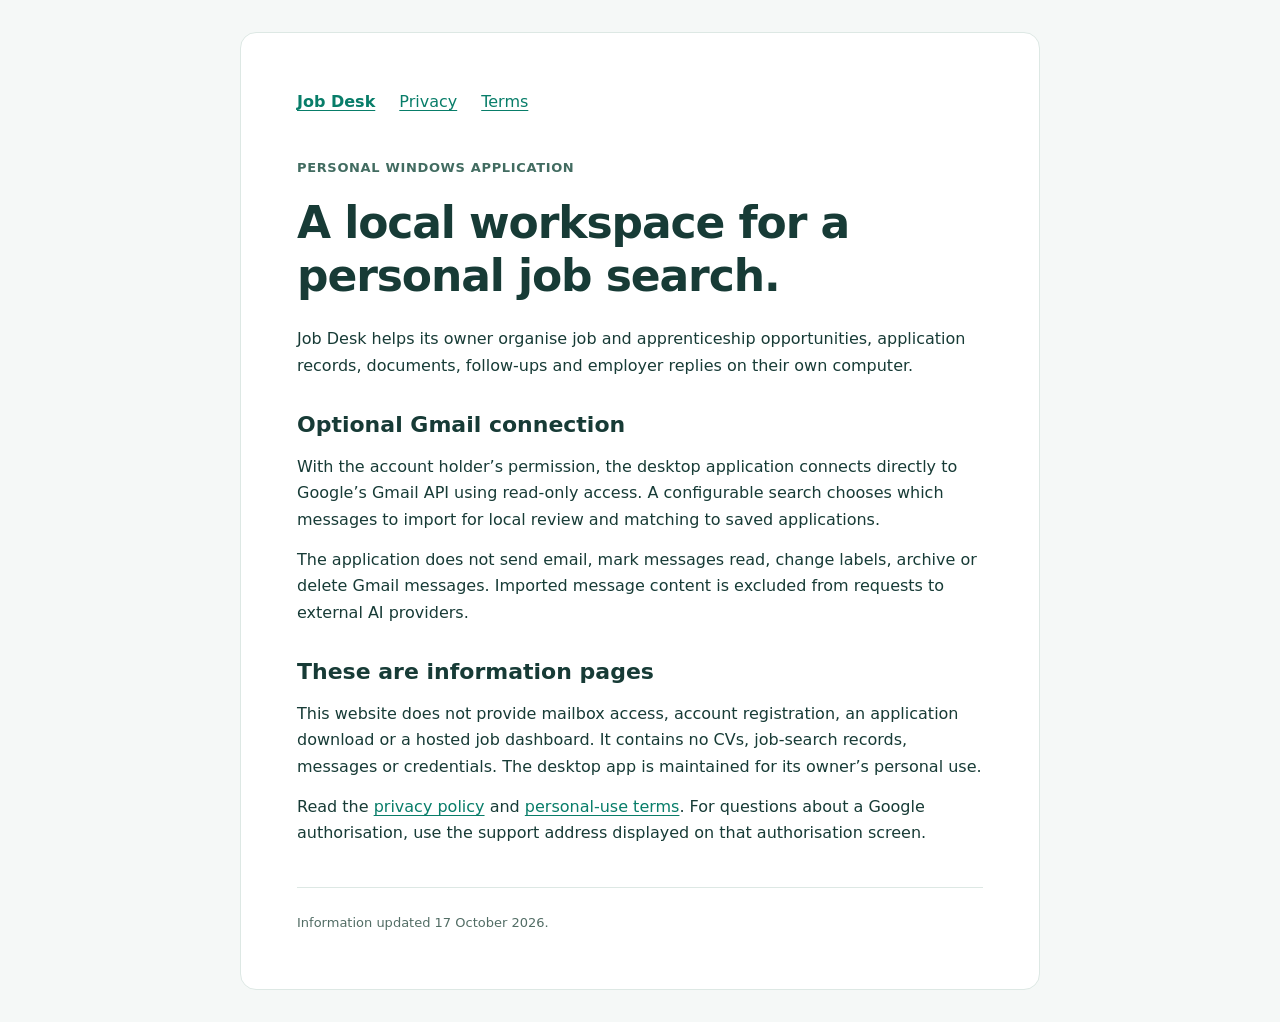
<file: index.html>
<!doctype html>
<html lang="en">
<head><meta charset="utf-8"><meta name="viewport" content="width=device-width,initial-scale=1"><title>Job Desk — personal desktop application</title><link rel="stylesheet" href="styles.css"><meta name="google-site-verification" content="Vlu2YQqO9-4N9DoveHAKVF0kiAwAvEXiRnKA3UgRzgI" /></head>
<body><main>
<nav aria-label="Information pages"><a href="index.html" aria-current="page">Job Desk</a><a href="privacy.html">Privacy</a><a href="terms.html">Terms</a></nav>
<p class="eyebrow">Personal Windows application</p>
<h1>A local workspace for a personal job search.</h1>
<p>Job Desk helps its owner organise job and apprenticeship opportunities, application records, documents, follow-ups and employer replies on their own computer.</p>
<h2>Optional Gmail connection</h2>
<p>With the account holder’s permission, the desktop application connects directly to Google’s Gmail API using read-only access. A configurable search chooses which messages to import for local review and matching to saved applications.</p>
<p>The application does not send email, mark messages read, change labels, archive or delete Gmail messages. Imported message content is excluded from requests to external AI providers.</p>
<h2>These are information pages</h2>
<p>This website does not provide mailbox access, account registration, an application download or a hosted job dashboard. It contains no CVs, job-search records, messages or credentials. The desktop app is maintained for its owner’s personal use.</p>
<p>Read the <a href="privacy.html">privacy policy</a> and <a href="terms.html">personal-use terms</a>. For questions about a Google authorisation, use the support address displayed on that authorisation screen.</p>
<footer>Information updated 17 October 2026.</footer>
</main></body></html>
</file>
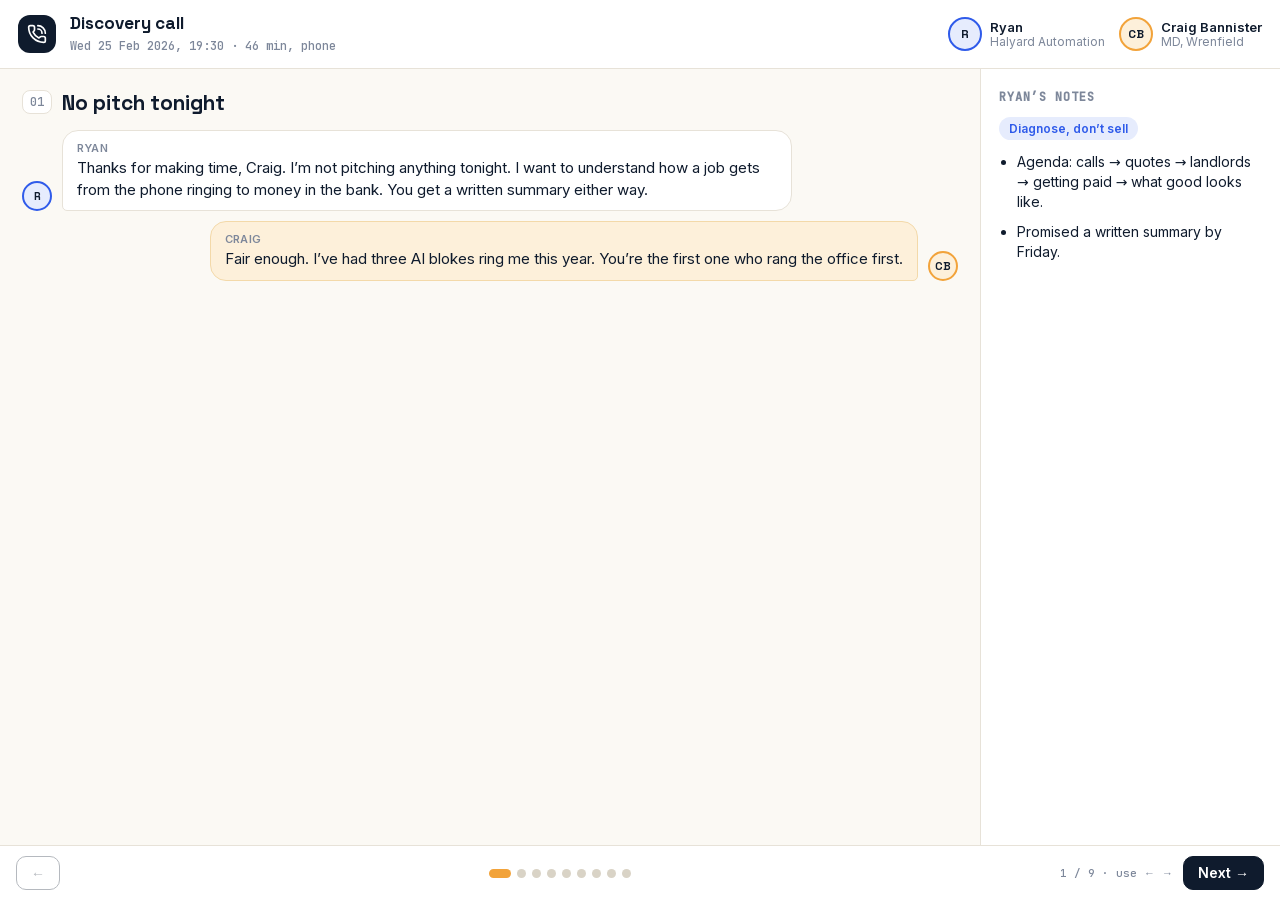
<file: e1-discovery.html>
<!doctype html><html lang="en-GB"><head><meta charset="utf-8"><meta name="viewport" content="width=device-width,initial-scale=1"><title>Discovery call</title><style>@font-face{font-family:SG;src:url([data-uri]) format('woff2')}@font-face{font-family:SG5;src:url([data-uri]) format('woff2')}@font-face{font-family:IN4;src:url([data-uri]) format('woff2')}@font-face{font-family:IN6;src:url([data-uri]) format('woff2')}@font-face{font-family:JB;src:url([data-uri]) format('woff2')}
:root{--ink:#0F1B2D;--ink2:#3D4A60;--muted:#7D879A;--line:#E7E2D8;--paper:#FBF9F4;--amber:#F2A33A;--blue:#2F5BEA;--violet:#6D4AFF;--green:#1E9A69}
*{box-sizing:border-box}html,body{margin:0;height:100%}body{background:var(--paper);color:var(--ink);font:400 15px/1.45 IN4,system-ui,sans-serif;display:flex;flex-direction:column;overflow:hidden}
header{display:flex;align-items:center;gap:14px;padding:12px 18px;border-bottom:1px solid var(--line);background:#fff;flex-wrap:wrap}
.ch{width:38px;height:38px;border-radius:12px;background:#0F1B2D;color:#fff;display:grid;place-items:center;padding:9px;flex:none}.ch svg{width:20px;height:20px}
.ttl b{font:700 17px SG;display:block}.ttl span{font:500 12px JB;color:var(--muted)}
.ppl{display:flex;gap:14px;margin-left:auto;flex-wrap:wrap}.who{display:flex;align-items:center;gap:8px}.who b{font:600 13px IN6;display:block}.who i{font-style:normal;font-size:12px;color:var(--muted);display:block;line-height:1.2}
.av{width:30px;height:30px;border-radius:50%;border:2px solid;display:inline-grid;place-items:center;font:700 11px SG;flex:none}.av.big{width:34px;height:34px;font-size:12px}.av .ic{width:16px;height:16px;display:block}
.stage{flex:1;min-height:0;position:relative}
.sc{position:absolute;inset:0;display:none;grid-template-columns:1fr 300px}.sc.on{display:grid}
.main{padding:18px 22px;overflow:auto}h2{font:700 21px SG;margin:2px 0 14px;display:flex;align-items:center;gap:10px}.n{font:500 12px JB;color:var(--muted);border:1px solid var(--line);border-radius:8px;padding:3px 7px;background:#fff}
.ln{display:flex;gap:10px;align-items:flex-end;margin:10px 0;opacity:0;animation:up .45s ease forwards}.ln.r{flex-direction:row-reverse}
.bb{max-width:78%;padding:10px 14px;border-radius:16px;background:#fff;border:1px solid var(--line);font-size:15px}.ln.l .bb{border-bottom-left-radius:5px}.ln.r .bb{border-bottom-right-radius:5px}
.bb.wren{background:#FDF0DA;border-color:#F3D9A9}.bb.hal{background:#fff}.bb.ai{background:#ECE7FF;border-color:#D6CCFF}.bb.cust{background:#fff}
.nm{display:block;font:600 11px IN6;color:var(--muted);margin-bottom:2px;letter-spacing:.02em;text-transform:uppercase}
.sys{margin:10px auto;max-width:90%;font:500 12.5px JB;color:#3D4A60;background:#fff;border:1px dashed #CFC8BA;border-radius:10px;padding:7px 10px;opacity:0;animation:up .45s ease forwards}
aside{border-left:1px solid var(--line);background:#fff;padding:18px;overflow:auto}h3{font:600 12px JB;letter-spacing:.08em;text-transform:uppercase;color:var(--muted);margin:2px 0 12px}
aside ul{margin:0;padding-left:18px}aside li{margin:0 0 9px;font-size:14px}.tags{display:flex;flex-wrap:wrap;gap:6px;margin-bottom:12px}.tg{font:600 12px IN6;background:#E6ECFD;color:var(--blue);border-radius:99px;padding:4px 10px}
footer{display:flex;align-items:center;gap:10px;padding:10px 16px;border-top:1px solid var(--line);background:#fff}
button{font:600 14px IN6;border:1px solid #0F1B2D;background:#fff;color:var(--ink);border-radius:10px;padding:7px 14px;cursor:pointer}button.pri{background:#0F1B2D;color:#fff}button:disabled{opacity:.3;cursor:default}
.dots{display:flex;gap:6px;flex:1;justify-content:center;flex-wrap:wrap}.dot{width:9px;height:9px;border-radius:50%;background:#D9D3C6;cursor:pointer;border:0;padding:0}.dot.on{background:var(--amber);width:22px;border-radius:5px}
.hint{font:500 11px JB;color:var(--muted)}
@keyframes up{from{opacity:0;transform:translateY(8px)}to{opacity:1;transform:none}}
@media (max-width:720px){.who i{display:none}header{gap:8px;padding:10px 12px}.sc{grid-template-columns:1fr;grid-template-rows:auto auto;overflow:auto;position:absolute}.sc .main{overflow:visible}aside{border-left:0;border-top:1px solid var(--line)}.bb{max-width:88%}.ppl{margin-left:0}.hint{display:none}}
@media (prefers-reduced-motion:reduce){.ln,.sys{animation:none;opacity:1}}
</style></head><body>
<header><span class="ch">
<svg
  
  xmlns="http://www.w3.org/2000/svg"
  width="24"
  height="24"
  viewBox="0 0 24 24"
  fill="none"
  stroke="currentColor"
  stroke-width="2"
  stroke-linecap="round"
  stroke-linejoin="round"
>
  <path d="M13 2a9 9 0 0 1 9 9" />
  <path d="M13 6a5 5 0 0 1 5 5" />
  <path d="M13.832 16.568a1 1 0 0 0 1.213-.303l.355-.465A2 2 0 0 1 17 15h3a2 2 0 0 1 2 2v3a2 2 0 0 1-2 2A18 18 0 0 1 2 4a2 2 0 0 1 2-2h3a2 2 0 0 1 2 2v3a2 2 0 0 1-.8 1.6l-.468.351a1 1 0 0 0-.292 1.233 14 14 0 0 0 6.392 6.384" />
</svg>
</span><span class="ttl"><b>Discovery call</b><span>Wed 25 Feb 2026, 19:30 · 46 min, phone</span></span><span class="ppl"><span class="who"><span class="av big" style="border-color:#2F5BEA;background:#E6ECFD">R</span><span><b>Ryan</b><i>Halyard Automation</i></span></span><span class="who"><span class="av big" style="border-color:#F2A33A;background:#FDF0DA">CB</span><span><b>Craig Bannister</b><i>MD, Wrenfield</i></span></span></span></header>
<div class="stage"><section class="sc" data-i="0"><div class="main"><h2><span class="n">01</span>No pitch tonight</h2><div class="ln l" style="animation-delay:0s"><span class="av" style="border-color:#2F5BEA;background:#E6ECFD">R</span><div class="bb hal"><span class="nm">Ryan</span>Thanks for making time, Craig. I’m not pitching anything tonight. I want to understand how a job gets from the phone ringing to money in the bank. You get a written summary either way.</div></div><div class="ln r" style="animation-delay:0.18s"><span class="av" style="border-color:#F2A33A;background:#FDF0DA">CB</span><div class="bb wren"><span class="nm">Craig</span>Fair enough. I’ve had three AI blokes ring me this year. You’re the first one who rang the office first.</div></div></div><aside><h3>Ryan’s notes</h3><div class="tags"><span class="tg">Diagnose, don’t sell</span></div><ul><li>Agenda: calls → quotes → landlords → getting paid → what good looks like.</li><li>Promised a written summary by Friday.</li></ul></aside></section><section class="sc" data-i="1"><div class="main"><h2><span class="n">02</span>How work comes in</h2><div class="ln l" style="animation-delay:0s"><span class="av" style="border-color:#2F5BEA;background:#E6ECFD">R</span><div class="bb hal"><span class="nm">Ryan</span>Where does a new job usually start?</div></div><div class="ln r" style="animation-delay:0.18s"><span class="av" style="border-color:#F2A33A;background:#FDF0DA">CB</span><div class="bb wren"><span class="nm">Craig</span>Phone, mostly. The office line, my mobile, Checkatrade, and the letting agents email Lisa. She’s in nine till two. After that the office line rings out unless I grab it, and I can’t grab it with my hands in a consumer unit.</div></div><div class="ln l" style="animation-delay:0.36s"><span class="av" style="border-color:#2F5BEA;background:#E6ECFD">R</span><div class="bb hal"><span class="nm">Ryan</span>Roughly how many calls a week?</div></div><div class="ln r" style="animation-delay:0.54s"><span class="av" style="border-color:#F2A33A;background:#FDF0DA">CB</span><div class="bb wren"><span class="nm">Craig</span>No idea. Hundred? BT will have it.</div></div></div><aside><h3>Ryan’s notes</h3><div class="tags"><span class="tg">Frequency: ≈100 calls/wk</span><span class="tg">Gap: after 14:00</span></div><ul><li>Channels: office line, Craig’s mobile, Checkatrade, agent emails.</li><li>Nobody covers the phone after 14:00 or in the evening.</li><li>Data to pull: BT Business call logs.</li></ul></aside></section><section class="sc" data-i="2"><div class="main"><h2><span class="n">03</span>The Sunday quotes</h2><div class="ln l" style="animation-delay:0s"><span class="av" style="border-color:#2F5BEA;background:#E6ECFD">R</span><div class="bb hal"><span class="nm">Ryan</span>Walk me through a quote. Say a consumer unit change in Beeston.</div></div><div class="ln r" style="animation-delay:0.18s"><span class="av" style="border-color:#F2A33A;background:#FDF0DA">CB</span><div class="bb wren"><span class="nm">Craig</span>I go and look, usually on the way home. Then it sits in my head till Sunday. Sunday night I do them all in ServiceM8 on the laptop, prices off the CEF app. Five hours some weeks.</div></div><div class="ln l" style="animation-delay:0.36s"><span class="av" style="border-color:#2F5BEA;background:#E6ECFD">R</span><div class="bb hal"><span class="nm">Ryan</span>What happens to the ones you don’t get to?</div></div><div class="ln r" style="animation-delay:0.54s"><span class="av" style="border-color:#F2A33A;background:#FDF0DA">CB</span><div class="bb wren"><span class="nm">Craig</span>They go to whoever quoted first. People don’t wait four days now.</div></div></div><aside><h3>Ryan’s notes</h3><div class="tags"><span class="tg">Owner: Craig only</span><span class="tg">Delay: 4+ days</span></div><ul><li>Every quote waits for Craig and for Sunday.</li><li>He already knows speed loses jobs.</li><li>Price book lives in his head and the CEF app.</li></ul></aside></section><section class="sc" data-i="3"><div class="main"><h2><span class="n">04</span>Landlords and EICRs</h2><div class="ln r" style="animation-delay:0s"><span class="av" style="border-color:#F2A33A;background:#FDF0DA">CB</span><div class="bb wren"><span class="nm">Craig</span>The landlord work is the bit that’s got out of hand. Fifty-odd EICRs a month for three agents and a load of private landlords.</div></div><div class="ln l" style="animation-delay:0.18s"><span class="av" style="border-color:#2F5BEA;background:#E6ECFD">R</span><div class="bb hal"><span class="nm">Ryan</span>What happens after the test if there are C2s?</div></div><div class="ln r" style="animation-delay:0.36s"><span class="av" style="border-color:#F2A33A;background:#FDF0DA">CB</span><div class="bb wren"><span class="nm">Craig</span>Jordan writes it up in iCertifi, the PDF goes to Lisa, Lisa emails it, and the remedial quote… whenever I get round to it. Castlegate had a go at us last month. Their landlords have 28 days to get it fixed.</div></div></div><aside><h3>Ryan’s notes</h3><div class="tags"><span class="tg">Biggest risk</span><span class="tg">28-day legal window</span></div><ul><li>Castlegate Lettings: ≈240 properties, unhappy.</li><li>Chain: iCertifi → Lisa → email → Craig → quote.</li><li>Remedial quotes lag; the landlord’s legal clock is running.</li></ul></aside></section><section class="sc" data-i="4"><div class="main"><h2><span class="n">05</span>Getting paid</h2><div class="ln l" style="animation-delay:0s"><span class="av" style="border-color:#2F5BEA;background:#E6ECFD">R</span><div class="bb hal"><span class="nm">Ryan</span>When a job’s finished, how does the invoice go out?</div></div><div class="ln r" style="animation-delay:0.18s"><span class="av" style="border-color:#F2A33A;background:#FDF0DA">CB</span><div class="bb wren"><span class="nm">Craig</span>The lads mark it done in ServiceM8, if they remember. Lisa does invoices Tuesdays and Fridays in Xero. Chasing is whoever’s angriest that week.</div></div><div class="ln l" style="animation-delay:0.36s"><span class="av" style="border-color:#2F5BEA;background:#E6ECFD">R</span><div class="bb hal"><span class="nm">Ryan</span>Do you know your debtor days?</div></div><div class="ln r" style="animation-delay:0.54s"><span class="av" style="border-color:#F2A33A;background:#FDF0DA">CB</span><div class="bb wren"><span class="nm">Craig</span>My accountant does. It’s bad. We were in the overdraft in January with eighty grand owed to us.</div></div></div><aside><h3>Ryan’s notes</h3><div class="tags"><span class="tg">Batch invoicing</span><span class="tg">≈£80k owed in Jan</span></div><ul><li>Invoices raised twice a week; chasing ad hoc.</li><li>Overdraft used while customers owe money.</li><li>Data to pull: Xero aged debtors, 6 months.</li></ul></aside></section><section class="sc" data-i="5"><div class="main"><h2><span class="n">06</span>What you’ve tried</h2><div class="ln l" style="animation-delay:0s"><span class="av" style="border-color:#2F5BEA;background:#E6ECFD">R</span><div class="bb hal"><span class="nm">Ryan</span>What have you tried already?</div></div><div class="ln r" style="animation-delay:0.18s"><span class="av" style="border-color:#F2A33A;background:#FDF0DA">CB</span><div class="bb wren"><span class="nm">Craig</span>A call-answering service in 2023. £150 a month and they just took messages. Customers hated it. Now we’re advertising for a part-timer.</div></div><div class="ln l" style="animation-delay:0.36s"><span class="av" style="border-color:#2F5BEA;background:#E6ECFD">R</span><div class="bb hal"><span class="nm">Ryan</span>What would she do on day one?</div></div><div class="ln r" style="animation-delay:0.54s"><span class="av" style="border-color:#F2A33A;background:#FDF0DA">CB</span><div class="bb wren"><span class="nm">Craig</span>Answer the phone, book jobs, chase money. Same as Lisa, more hours.</div></div></div><aside><h3>Ryan’s notes</h3><div class="tags"><span class="tg">Planned hire ≈£15k/yr</span></div><ul><li>Message-taking failed: it couldn’t book anything and felt generic.</li><li>The hire is the price he’s already willing to pay for the problem.</li></ul></aside></section><section class="sc" data-i="6"><div class="main"><h2><span class="n">07</span>What worries you</h2><div class="ln r" style="animation-delay:0s"><span class="av" style="border-color:#F2A33A;background:#FDF0DA">CB</span><div class="bb wren"><span class="nm">Craig</span>Straight up: I don’t want a robot telling a customer something daft. And the lads won’t use another app. They barely use the one we’ve got.</div></div><div class="ln l" style="animation-delay:0.18s"><span class="av" style="border-color:#2F5BEA;background:#E6ECFD">R</span><div class="bb hal"><span class="nm">Ryan</span>Both fair. Nothing I’d build would quote a price or diagnose a fault, and anything urgent goes to a person. And if it needs a new app for the lads, I’ve designed it wrong.</div></div></div><aside><h3>Ryan’s notes</h3><div class="tags"><span class="tg">Design rule</span><span class="tg">No new apps</span></div><ul><li>No prices, no diagnosis, no promises from any AI.</li><li>Urgent calls go to a person.</li><li>Electricians keep ServiceM8 and iCertifi; nothing new to install.</li></ul></aside></section><section class="sc" data-i="7"><div class="main"><h2><span class="n">08</span>What would good look like</h2><div class="ln l" style="animation-delay:0s"><span class="av" style="border-color:#2F5BEA;background:#E6ECFD">R</span><div class="bb hal"><span class="nm">Ryan</span>A year from now, what’s different?</div></div><div class="ln r" style="animation-delay:0.18s"><span class="av" style="border-color:#F2A33A;background:#FDF0DA">CB</span><div class="bb wren"><span class="nm">Craig</span>Every call gets answered. Quotes go out the day after I’ve seen the job. I’m not doing paperwork on a Sunday. And we get paid without Lisa ringing round.</div></div></div><aside><h3>Ryan’s notes</h3><div class="tags"><span class="tg">Becomes the scorecard</span></div><ul><li>1 Calls answered.</li><li>2 Next-day quotes.</li><li>3 Sundays free.</li><li>4 Paid without chasing.</li></ul></aside></section><section class="sc" data-i="8"><div class="main"><h2><span class="n">09</span>Next step</h2><div class="ln l" style="animation-delay:0s"><span class="av" style="border-color:#2F5BEA;background:#E6ECFD">R</span><div class="bb hal"><span class="nm">Ryan</span>Here’s what I’d suggest: a paid diagnostic, £950, two days. I ride along with Jordan for a day, sit with Lisa for one, and pull the call logs and six months of ServiceM8 and Xero. You get the numbers and a plan. If you go ahead, the £950 comes off the build.</div></div><div class="ln r" style="animation-delay:0.18s"><span class="av" style="border-color:#F2A33A;background:#FDF0DA">CB</span><div class="bb wren"><span class="nm">Craig</span>And if the numbers say it’s not worth it?</div></div><div class="ln l" style="animation-delay:0.36s"><span class="av" style="border-color:#2F5BEA;background:#E6ECFD">R</span><div class="bb hal"><span class="nm">Ryan</span>Then the report says so and you keep it.</div></div><div class="ln r" style="animation-delay:0.54s"><span class="av" style="border-color:#F2A33A;background:#FDF0DA">CB</span><div class="bb wren"><span class="nm">Craig</span>Go on. Send it over.</div></div></div><aside><h3>Ryan’s notes</h3><div class="tags"><span class="tg">Agreed: £950 diagnostic</span></div><ul><li>Access: BT portal, ServiceM8 (read only), Xero adviser login.</li><li>Ride-along booked: Tue 10 Mar with Jordan.</li><li>Office day: Wed 11 Mar with Lisa.</li></ul></aside></section></div>
<footer><button id="p" aria-label="Previous">←</button><div class="dots" id="d"></div><span class="hint" id="c"></span><button id="x" class="pri" aria-label="Next">Next →</button></footer>
<script>
const S=[...document.querySelectorAll('.sc')],D=document.getElementById('d');let i=0;
S.forEach((_,j)=>{const b=document.createElement('button');b.className='dot';b.setAttribute('aria-label','Scene '+(j+1));b.onclick=()=>go(j);D.appendChild(b)});
function go(n){i=Math.max(0,Math.min(S.length-1,n));S.forEach((s,j)=>s.classList.toggle('on',j===i));[...D.children].forEach((b,j)=>b.classList.toggle('on',j===i));
document.getElementById('p').disabled=i===0;const x=document.getElementById('x');x.textContent=i===S.length-1?"Back to the start ↺":'Next →';
document.getElementById('c').textContent=(i+1)+' / '+S.length+' · use ← →';S[i].querySelectorAll('.ln,.sys').forEach(e=>{e.style.animation='none';e.offsetHeight;e.style.animation=''})}
document.getElementById('p').onclick=()=>go(i-1);document.getElementById('x').onclick=()=>go(i===S.length-1?0:i+1);
addEventListener('keydown',e=>{if(e.key==='ArrowRight')go(i+1);if(e.key==='ArrowLeft')go(i-1)});
let sx=null;addEventListener('touchstart',e=>sx=e.touches[0].clientX,{passive:true});addEventListener('touchend',e=>{if(sx===null)return;const dx=e.changedTouches[0].clientX-sx;if(Math.abs(dx)>50)go(i+(dx<0?1:-1));sx=null});
go(0);
</script></body></html>
</file>
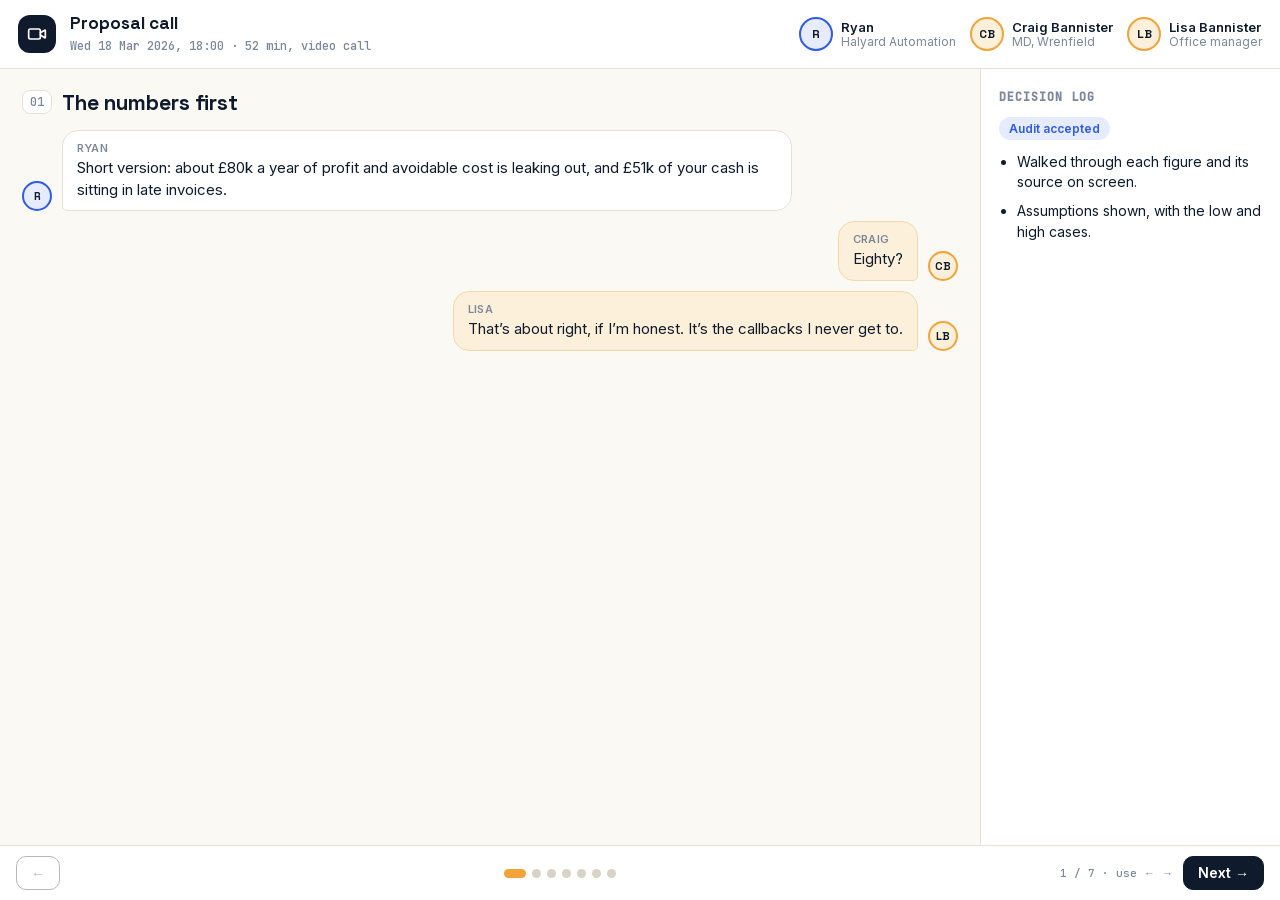
<file: e2-proposal.html>
<!doctype html><html lang="en-GB"><head><meta charset="utf-8"><meta name="viewport" content="width=device-width,initial-scale=1"><title>Proposal call</title><style>@font-face{font-family:SG;src:url([data-uri]) format('woff2')}@font-face{font-family:SG5;src:url([data-uri]) format('woff2')}@font-face{font-family:IN4;src:url([data-uri]) format('woff2')}@font-face{font-family:IN6;src:url([data-uri]) format('woff2')}@font-face{font-family:JB;src:url([data-uri]) format('woff2')}
:root{--ink:#0F1B2D;--ink2:#3D4A60;--muted:#7D879A;--line:#E7E2D8;--paper:#FBF9F4;--amber:#F2A33A;--blue:#2F5BEA;--violet:#6D4AFF;--green:#1E9A69}
*{box-sizing:border-box}html,body{margin:0;height:100%}body{background:var(--paper);color:var(--ink);font:400 15px/1.45 IN4,system-ui,sans-serif;display:flex;flex-direction:column;overflow:hidden}
header{display:flex;align-items:center;gap:14px;padding:12px 18px;border-bottom:1px solid var(--line);background:#fff;flex-wrap:wrap}
.ch{width:38px;height:38px;border-radius:12px;background:#0F1B2D;color:#fff;display:grid;place-items:center;padding:9px;flex:none}.ch svg{width:20px;height:20px}
.ttl b{font:700 17px SG;display:block}.ttl span{font:500 12px JB;color:var(--muted)}
.ppl{display:flex;gap:14px;margin-left:auto;flex-wrap:wrap}.who{display:flex;align-items:center;gap:8px}.who b{font:600 13px IN6;display:block}.who i{font-style:normal;font-size:12px;color:var(--muted);display:block;line-height:1.2}
.av{width:30px;height:30px;border-radius:50%;border:2px solid;display:inline-grid;place-items:center;font:700 11px SG;flex:none}.av.big{width:34px;height:34px;font-size:12px}.av .ic{width:16px;height:16px;display:block}
.stage{flex:1;min-height:0;position:relative}
.sc{position:absolute;inset:0;display:none;grid-template-columns:1fr 300px}.sc.on{display:grid}
.main{padding:18px 22px;overflow:auto}h2{font:700 21px SG;margin:2px 0 14px;display:flex;align-items:center;gap:10px}.n{font:500 12px JB;color:var(--muted);border:1px solid var(--line);border-radius:8px;padding:3px 7px;background:#fff}
.ln{display:flex;gap:10px;align-items:flex-end;margin:10px 0;opacity:0;animation:up .45s ease forwards}.ln.r{flex-direction:row-reverse}
.bb{max-width:78%;padding:10px 14px;border-radius:16px;background:#fff;border:1px solid var(--line);font-size:15px}.ln.l .bb{border-bottom-left-radius:5px}.ln.r .bb{border-bottom-right-radius:5px}
.bb.wren{background:#FDF0DA;border-color:#F3D9A9}.bb.hal{background:#fff}.bb.ai{background:#ECE7FF;border-color:#D6CCFF}.bb.cust{background:#fff}
.nm{display:block;font:600 11px IN6;color:var(--muted);margin-bottom:2px;letter-spacing:.02em;text-transform:uppercase}
.sys{margin:10px auto;max-width:90%;font:500 12.5px JB;color:#3D4A60;background:#fff;border:1px dashed #CFC8BA;border-radius:10px;padding:7px 10px;opacity:0;animation:up .45s ease forwards}
aside{border-left:1px solid var(--line);background:#fff;padding:18px;overflow:auto}h3{font:600 12px JB;letter-spacing:.08em;text-transform:uppercase;color:var(--muted);margin:2px 0 12px}
aside ul{margin:0;padding-left:18px}aside li{margin:0 0 9px;font-size:14px}.tags{display:flex;flex-wrap:wrap;gap:6px;margin-bottom:12px}.tg{font:600 12px IN6;background:#E6ECFD;color:var(--blue);border-radius:99px;padding:4px 10px}
footer{display:flex;align-items:center;gap:10px;padding:10px 16px;border-top:1px solid var(--line);background:#fff}
button{font:600 14px IN6;border:1px solid #0F1B2D;background:#fff;color:var(--ink);border-radius:10px;padding:7px 14px;cursor:pointer}button.pri{background:#0F1B2D;color:#fff}button:disabled{opacity:.3;cursor:default}
.dots{display:flex;gap:6px;flex:1;justify-content:center;flex-wrap:wrap}.dot{width:9px;height:9px;border-radius:50%;background:#D9D3C6;cursor:pointer;border:0;padding:0}.dot.on{background:var(--amber);width:22px;border-radius:5px}
.hint{font:500 11px JB;color:var(--muted)}
@keyframes up{from{opacity:0;transform:translateY(8px)}to{opacity:1;transform:none}}
@media (max-width:720px){.who i{display:none}header{gap:8px;padding:10px 12px}.sc{grid-template-columns:1fr;grid-template-rows:auto auto;overflow:auto;position:absolute}.sc .main{overflow:visible}aside{border-left:0;border-top:1px solid var(--line)}.bb{max-width:88%}.ppl{margin-left:0}.hint{display:none}}
@media (prefers-reduced-motion:reduce){.ln,.sys{animation:none;opacity:1}}
</style></head><body>
<header><span class="ch">
<svg
  
  xmlns="http://www.w3.org/2000/svg"
  width="24"
  height="24"
  viewBox="0 0 24 24"
  fill="none"
  stroke="currentColor"
  stroke-width="2"
  stroke-linecap="round"
  stroke-linejoin="round"
>
  <path d="m16 13 5.223 3.482a.5.5 0 0 0 .777-.416V7.87a.5.5 0 0 0-.752-.432L16 10.5" />
  <rect x="2" y="6" width="14" height="12" rx="2" />
</svg>
</span><span class="ttl"><b>Proposal call</b><span>Wed 18 Mar 2026, 18:00 · 52 min, video call</span></span><span class="ppl"><span class="who"><span class="av big" style="border-color:#2F5BEA;background:#E6ECFD">R</span><span><b>Ryan</b><i>Halyard Automation</i></span></span><span class="who"><span class="av big" style="border-color:#F2A33A;background:#FDF0DA">CB</span><span><b>Craig Bannister</b><i>MD, Wrenfield</i></span></span><span class="who"><span class="av big" style="border-color:#F2A33A;background:#FDF0DA">LB</span><span><b>Lisa Bannister</b><i>Office manager</i></span></span></span></header>
<div class="stage"><section class="sc" data-i="0"><div class="main"><h2><span class="n">01</span>The numbers first</h2><div class="ln l" style="animation-delay:0s"><span class="av" style="border-color:#2F5BEA;background:#E6ECFD">R</span><div class="bb hal"><span class="nm">Ryan</span>Short version: about £80k a year of profit and avoidable cost is leaking out, and £51k of your cash is sitting in late invoices.</div></div><div class="ln r" style="animation-delay:0.18s"><span class="av" style="border-color:#F2A33A;background:#FDF0DA">CB</span><div class="bb wren"><span class="nm">Craig</span>Eighty?</div></div><div class="ln r" style="animation-delay:0.36s"><span class="av" style="border-color:#F2A33A;background:#FDF0DA">LB</span><div class="bb wren"><span class="nm">Lisa</span>That’s about right, if I’m honest. It’s the callbacks I never get to.</div></div></div><aside><h3>Decision log</h3><div class="tags"><span class="tg">Audit accepted</span></div><ul><li>Walked through each figure and its source on screen.</li><li>Assumptions shown, with the low and high cases.</li></ul></aside></section><section class="sc" data-i="1"><div class="main"><h2><span class="n">02</span>What I’d build, in order</h2><div class="ln l" style="animation-delay:0s"><span class="av" style="border-color:#2F5BEA;background:#E6ECFD">R</span><div class="bb hal"><span class="nm">Ryan</span>Four things, one at a time: every call answered; quotes and remedials out the next day; invoices out the day the job ends; then the old EICRs and your Monday numbers. Each goes live on its own, so you see it working before the next one starts.</div></div></div><aside><h3>Decision log</h3><div class="tags"><span class="tg">Phased</span><span class="tg">Each phase stands alone</span></div><ul><li>Phase 1 can run alone if they stop there.</li><li>Build order follows the money: calls, then quotes, then cash.</li></ul></aside></section><section class="sc" data-i="2"><div class="main"><h2><span class="n">03</span>“What if it says something daft?”</h2><div class="ln r" style="animation-delay:0s"><span class="av" style="border-color:#F2A33A;background:#FDF0DA">CB</span><div class="bb wren"><span class="nm">Craig</span>Same question as last time. What if it says something daft to a customer?</div></div><div class="ln l" style="animation-delay:0.18s"><span class="av" style="border-color:#2F5BEA;background:#E6ECFD">R</span><div class="bb hal"><span class="nm">Ryan</span>It can’t quote prices, diagnose faults or promise times. It says it’s automated, reads back what it heard, books a survey and texts a summary. Smoke, burning or sparks go straight to your on-call phone. You’ll hear 40 test calls before a customer does.</div></div></div><aside><h3>Decision log</h3><div class="tags"><span class="tg">Guardrails agreed</span></div><ul><li>Craig and Lisa sign off the call script.</li><li>Test calls recorded for them to hear.</li><li>Accents and background noise in the test set.</li></ul></aside></section><section class="sc" data-i="3"><div class="main"><h2><span class="n">04</span>“Will the lads use it?”</h2><div class="ln r" style="animation-delay:0s"><span class="av" style="border-color:#F2A33A;background:#FDF0DA">LB</span><div class="bb wren"><span class="nm">Lisa</span>Jordan will. Tom won’t.</div></div><div class="ln l" style="animation-delay:0.18s"><span class="av" style="border-color:#2F5BEA;background:#E6ECFD">R</span><div class="bb hal"><span class="nm">Ryan</span>Tom doesn’t have to install anything. He marks the job done in ServiceM8, like now, and says three lines into the job note: what he saw, what it needs, how long. The quote draft does the rest.</div></div></div><aside><h3>Decision log</h3><div class="tags"><span class="tg">No new apps</span></div><ul><li>Jordan becomes the champion on the vans.</li><li>One-page card for each van.</li></ul></aside></section><section class="sc" data-i="4"><div class="main"><h2><span class="n">05</span>“Why not just hire?”</h2><div class="ln r" style="animation-delay:0s"><span class="av" style="border-color:#F2A33A;background:#FDF0DA">CB</span><div class="bb wren"><span class="nm">Craig</span>Why not just hire the part-timer?</div></div><div class="ln l" style="animation-delay:0.18s"><span class="av" style="border-color:#2F5BEA;background:#E6ECFD">R</span><div class="bb hal"><span class="nm">Ryan</span>You still can. She’d work 20 hours; about 70 calls a month come in outside them. Hiring is £15k a year for 20 hours. This is £8,400 once and £495 a month, all day, every day. And Lisa spends her hours on customers, not typing.</div></div></div><aside><h3>Decision log</h3><div class="tags"><span class="tg">Option A considered</span></div><ul><li>Hire kept as the fallback if the pilot fails.</li></ul></aside></section><section class="sc" data-i="5"><div class="main"><h2><span class="n">06</span>“What if you disappear?”</h2><div class="ln r" style="animation-delay:0s"><span class="av" style="border-color:#F2A33A;background:#FDF0DA">CB</span><div class="bb wren"><span class="nm">Craig</span>And if you go under?</div></div><div class="ln l" style="animation-delay:0.18s"><span class="av" style="border-color:#2F5BEA;background:#E6ECFD">R</span><div class="bb hal"><span class="nm">Ryan</span>Every account is in Wrenfield’s name: n8n, Retell, Twilio, the lot. The runbook sits in your Google Drive and any n8n freelancer can pick it up. And one setting on the BT line turns the phone side off.</div></div></div><aside><h3>Decision log</h3><div class="tags"><span class="tg">You own everything</span></div><ul><li>Accounts opened in Wrenfield’s name, paid on their card.</li><li>Halyard gets named logins that can be removed in minutes.</li></ul></aside></section><section class="sc" data-i="6"><div class="main"><h2><span class="n">07</span>Price and decision</h2><div class="ln r" style="animation-delay:0s"><span class="av" style="border-color:#F2A33A;background:#FDF0DA">CB</span><div class="bb wren"><span class="nm">Craig</span>Go on then. Price?</div></div><div class="ln l" style="animation-delay:0.18s"><span class="av" style="border-color:#2F5BEA;background:#E6ECFD">R</span><div class="bb hal"><span class="nm">Ryan</span>£8,400 fixed for the build: half now, less the £950 you’ve paid, half at go-live. Then £495 a month for running it, six months minimum. Suppliers cost about £120 a month, billed to you directly.</div></div><div class="ln r" style="animation-delay:0.36s"><span class="av" style="border-color:#F2A33A;background:#FDF0DA">LB</span><div class="bb wren"><span class="nm">Lisa</span>Do the calls first.</div></div><div class="ln r" style="animation-delay:0.54s"><span class="av" style="border-color:#F2A33A;background:#FDF0DA">CB</span><div class="bb wren"><span class="nm">Craig</span>Send the paperwork.</div></div></div><aside><h3>Decision log</h3><div class="tags"><span class="tg">Yes</span></div><ul><li>MSA, statement of work and data processing agreement sent 19 Mar.</li><li>Signed electronically Mon 23 Mar.</li><li>Deposit £3,250 paid Fri 27 Mar.</li></ul></aside></section></div>
<footer><button id="p" aria-label="Previous">←</button><div class="dots" id="d"></div><span class="hint" id="c"></span><button id="x" class="pri" aria-label="Next">Next →</button></footer>
<script>
const S=[...document.querySelectorAll('.sc')],D=document.getElementById('d');let i=0;
S.forEach((_,j)=>{const b=document.createElement('button');b.className='dot';b.setAttribute('aria-label','Scene '+(j+1));b.onclick=()=>go(j);D.appendChild(b)});
function go(n){i=Math.max(0,Math.min(S.length-1,n));S.forEach((s,j)=>s.classList.toggle('on',j===i));[...D.children].forEach((b,j)=>b.classList.toggle('on',j===i));
document.getElementById('p').disabled=i===0;const x=document.getElementById('x');x.textContent=i===S.length-1?"Back to the start ↺":'Next →';
document.getElementById('c').textContent=(i+1)+' / '+S.length+' · use ← →';S[i].querySelectorAll('.ln,.sys').forEach(e=>{e.style.animation='none';e.offsetHeight;e.style.animation=''})}
document.getElementById('p').onclick=()=>go(i-1);document.getElementById('x').onclick=()=>go(i===S.length-1?0:i+1);
addEventListener('keydown',e=>{if(e.key==='ArrowRight')go(i+1);if(e.key==='ArrowLeft')go(i-1)});
let sx=null;addEventListener('touchstart',e=>sx=e.touches[0].clientX,{passive:true});addEventListener('touchend',e=>{if(sx===null)return;const dx=e.changedTouches[0].clientX-sx;if(Math.abs(dx)>50)go(i+(dx<0?1:-1));sx=null});
go(0);
</script></body></html>
</file>
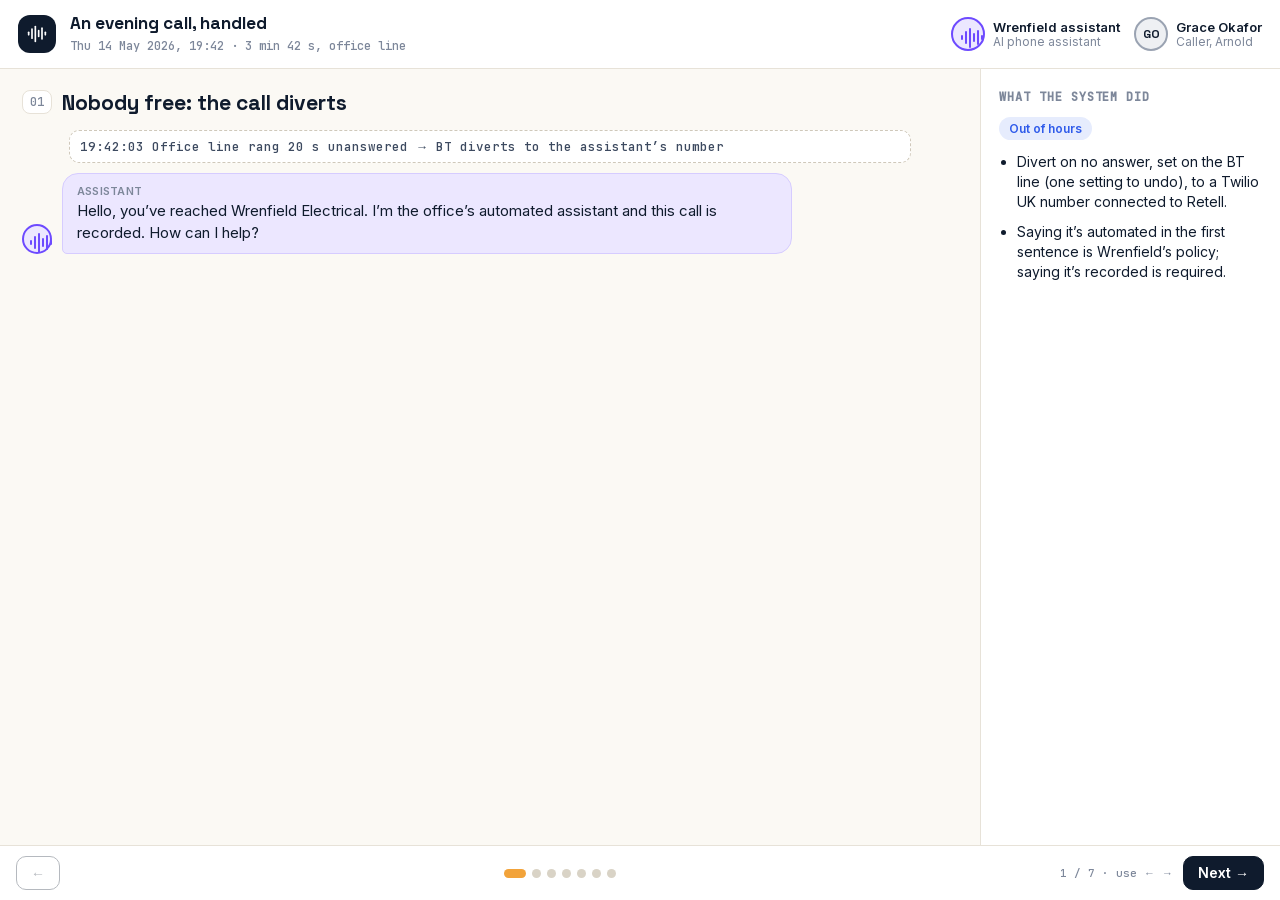
<file: e3-ai-call.html>
<!doctype html><html lang="en-GB"><head><meta charset="utf-8"><meta name="viewport" content="width=device-width,initial-scale=1"><title>An evening call, handled</title><style>@font-face{font-family:SG;src:url([data-uri]) format('woff2')}@font-face{font-family:SG5;src:url([data-uri]) format('woff2')}@font-face{font-family:IN4;src:url([data-uri]) format('woff2')}@font-face{font-family:IN6;src:url([data-uri]) format('woff2')}@font-face{font-family:JB;src:url([data-uri]) format('woff2')}
:root{--ink:#0F1B2D;--ink2:#3D4A60;--muted:#7D879A;--line:#E7E2D8;--paper:#FBF9F4;--amber:#F2A33A;--blue:#2F5BEA;--violet:#6D4AFF;--green:#1E9A69}
*{box-sizing:border-box}html,body{margin:0;height:100%}body{background:var(--paper);color:var(--ink);font:400 15px/1.45 IN4,system-ui,sans-serif;display:flex;flex-direction:column;overflow:hidden}
header{display:flex;align-items:center;gap:14px;padding:12px 18px;border-bottom:1px solid var(--line);background:#fff;flex-wrap:wrap}
.ch{width:38px;height:38px;border-radius:12px;background:#0F1B2D;color:#fff;display:grid;place-items:center;padding:9px;flex:none}.ch svg{width:20px;height:20px}
.ttl b{font:700 17px SG;display:block}.ttl span{font:500 12px JB;color:var(--muted)}
.ppl{display:flex;gap:14px;margin-left:auto;flex-wrap:wrap}.who{display:flex;align-items:center;gap:8px}.who b{font:600 13px IN6;display:block}.who i{font-style:normal;font-size:12px;color:var(--muted);display:block;line-height:1.2}
.av{width:30px;height:30px;border-radius:50%;border:2px solid;display:inline-grid;place-items:center;font:700 11px SG;flex:none}.av.big{width:34px;height:34px;font-size:12px}.av .ic{width:16px;height:16px;display:block}
.stage{flex:1;min-height:0;position:relative}
.sc{position:absolute;inset:0;display:none;grid-template-columns:1fr 300px}.sc.on{display:grid}
.main{padding:18px 22px;overflow:auto}h2{font:700 21px SG;margin:2px 0 14px;display:flex;align-items:center;gap:10px}.n{font:500 12px JB;color:var(--muted);border:1px solid var(--line);border-radius:8px;padding:3px 7px;background:#fff}
.ln{display:flex;gap:10px;align-items:flex-end;margin:10px 0;opacity:0;animation:up .45s ease forwards}.ln.r{flex-direction:row-reverse}
.bb{max-width:78%;padding:10px 14px;border-radius:16px;background:#fff;border:1px solid var(--line);font-size:15px}.ln.l .bb{border-bottom-left-radius:5px}.ln.r .bb{border-bottom-right-radius:5px}
.bb.wren{background:#FDF0DA;border-color:#F3D9A9}.bb.hal{background:#fff}.bb.ai{background:#ECE7FF;border-color:#D6CCFF}.bb.cust{background:#fff}
.nm{display:block;font:600 11px IN6;color:var(--muted);margin-bottom:2px;letter-spacing:.02em;text-transform:uppercase}
.sys{margin:10px auto;max-width:90%;font:500 12.5px JB;color:#3D4A60;background:#fff;border:1px dashed #CFC8BA;border-radius:10px;padding:7px 10px;opacity:0;animation:up .45s ease forwards}
aside{border-left:1px solid var(--line);background:#fff;padding:18px;overflow:auto}h3{font:600 12px JB;letter-spacing:.08em;text-transform:uppercase;color:var(--muted);margin:2px 0 12px}
aside ul{margin:0;padding-left:18px}aside li{margin:0 0 9px;font-size:14px}.tags{display:flex;flex-wrap:wrap;gap:6px;margin-bottom:12px}.tg{font:600 12px IN6;background:#E6ECFD;color:var(--blue);border-radius:99px;padding:4px 10px}
footer{display:flex;align-items:center;gap:10px;padding:10px 16px;border-top:1px solid var(--line);background:#fff}
button{font:600 14px IN6;border:1px solid #0F1B2D;background:#fff;color:var(--ink);border-radius:10px;padding:7px 14px;cursor:pointer}button.pri{background:#0F1B2D;color:#fff}button:disabled{opacity:.3;cursor:default}
.dots{display:flex;gap:6px;flex:1;justify-content:center;flex-wrap:wrap}.dot{width:9px;height:9px;border-radius:50%;background:#D9D3C6;cursor:pointer;border:0;padding:0}.dot.on{background:var(--amber);width:22px;border-radius:5px}
.hint{font:500 11px JB;color:var(--muted)}
@keyframes up{from{opacity:0;transform:translateY(8px)}to{opacity:1;transform:none}}
@media (max-width:720px){.who i{display:none}header{gap:8px;padding:10px 12px}.sc{grid-template-columns:1fr;grid-template-rows:auto auto;overflow:auto;position:absolute}.sc .main{overflow:visible}aside{border-left:0;border-top:1px solid var(--line)}.bb{max-width:88%}.ppl{margin-left:0}.hint{display:none}}
@media (prefers-reduced-motion:reduce){.ln,.sys{animation:none;opacity:1}}
</style></head><body>
<header><span class="ch">
<svg
  
  xmlns="http://www.w3.org/2000/svg"
  width="24"
  height="24"
  viewBox="0 0 24 24"
  fill="none"
  stroke="currentColor"
  stroke-width="2"
  stroke-linecap="round"
  stroke-linejoin="round"
>
  <path d="M2 10v3" />
  <path d="M6 6v11" />
  <path d="M10 3v18" />
  <path d="M14 8v7" />
  <path d="M18 5v13" />
  <path d="M22 10v3" />
</svg>
</span><span class="ttl"><b>An evening call, handled</b><span>Thu 14 May 2026, 19:42 · 3 min 42 s, office line</span></span><span class="ppl"><span class="who"><span class="av big" style="border-color:#6D4AFF;background:#ECE7FF"><span class="ic" style="color:#6D4AFF">
<svg
  
  xmlns="http://www.w3.org/2000/svg"
  width="24"
  height="24"
  viewBox="0 0 24 24"
  fill="none"
  stroke="currentColor"
  stroke-width="2"
  stroke-linecap="round"
  stroke-linejoin="round"
>
  <path d="M2 10v3" />
  <path d="M6 6v11" />
  <path d="M10 3v18" />
  <path d="M14 8v7" />
  <path d="M18 5v13" />
  <path d="M22 10v3" />
</svg>
</span></span><span><b>Wrenfield assistant</b><i>AI phone assistant</i></span></span><span class="who"><span class="av big" style="border-color:#9AA3B2;background:#EEF0F3">GO</span><span><b>Grace Okafor</b><i>Caller, Arnold</i></span></span></span></header>
<div class="stage"><section class="sc" data-i="0"><div class="main"><h2><span class="n">01</span>Nobody free: the call diverts</h2><div class="sys" style="animation-delay:0s">19:42:03  Office line rang 20 s unanswered → BT diverts to the assistant’s number</div><div class="ln l" style="animation-delay:0.18s"><span class="av" style="border-color:#6D4AFF;background:#ECE7FF"><span class="ic" style="color:#6D4AFF">
<svg
  
  xmlns="http://www.w3.org/2000/svg"
  width="24"
  height="24"
  viewBox="0 0 24 24"
  fill="none"
  stroke="currentColor"
  stroke-width="2"
  stroke-linecap="round"
  stroke-linejoin="round"
>
  <path d="M2 10v3" />
  <path d="M6 6v11" />
  <path d="M10 3v18" />
  <path d="M14 8v7" />
  <path d="M18 5v13" />
  <path d="M22 10v3" />
</svg>
</span></span><div class="bb ai"><span class="nm">Assistant</span>Hello, you’ve reached Wrenfield Electrical. I’m the office’s automated assistant and this call is recorded. How can I help?</div></div></div><aside><h3>What the system did</h3><div class="tags"><span class="tg">Out of hours</span></div><ul><li>Divert on no answer, set on the BT line (one setting to undo), to a Twilio UK number connected to Retell.</li><li>Saying it’s automated in the first sentence is Wrenfield’s policy; saying it’s recorded is required.</li></ul></aside></section><section class="sc" data-i="1"><div class="main"><h2><span class="n">02</span>What she needs</h2><div class="ln r" style="animation-delay:0s"><span class="av" style="border-color:#9AA3B2;background:#EEF0F3">GO</span><div class="bb cust"><span class="nm">Grace</span>Hi, yeah, I’ve just got an electric car and I want a charger put on the drive. Do you do that?</div></div><div class="ln l" style="animation-delay:0.18s"><span class="av" style="border-color:#6D4AFF;background:#ECE7FF"><span class="ic" style="color:#6D4AFF">
<svg
  
  xmlns="http://www.w3.org/2000/svg"
  width="24"
  height="24"
  viewBox="0 0 24 24"
  fill="none"
  stroke="currentColor"
  stroke-width="2"
  stroke-linecap="round"
  stroke-linejoin="round"
>
  <path d="M2 10v3" />
  <path d="M6 6v11" />
  <path d="M10 3v18" />
  <path d="M14 8v7" />
  <path d="M18 5v13" />
  <path d="M22 10v3" />
</svg>
</span></span><div class="bb ai"><span class="nm">Assistant</span>We do. One of our electricians can come and look, then you’ll get a fixed price. What’s your postcode?</div></div><div class="sys" style="animation-delay:0.36s">Intent: new enquiry · EV charger · confidence 0.96</div></div><aside><h3>What the system did</h3><div class="tags"><span class="tg">New enquiry</span></div><ul><li>Intent from a fixed list of 9; anything else is a message for Lisa.</li></ul></aside></section><section class="sc" data-i="2"><div class="main"><h2><span class="n">03</span>Read back, checked</h2><div class="ln r" style="animation-delay:0s"><span class="av" style="border-color:#9AA3B2;background:#EEF0F3">GO</span><div class="bb cust"><span class="nm">Grace</span>NG5 9… sorry, NG5 9ZZ.</div></div><div class="ln l" style="animation-delay:0.18s"><span class="av" style="border-color:#6D4AFF;background:#ECE7FF"><span class="ic" style="color:#6D4AFF">
<svg
  
  xmlns="http://www.w3.org/2000/svg"
  width="24"
  height="24"
  viewBox="0 0 24 24"
  fill="none"
  stroke="currentColor"
  stroke-width="2"
  stroke-linecap="round"
  stroke-linejoin="round"
>
  <path d="M2 10v3" />
  <path d="M6 6v11" />
  <path d="M10 3v18" />
  <path d="M14 8v7" />
  <path d="M18 5v13" />
  <path d="M22 10v3" />
</svg>
</span></span><div class="bb ai"><span class="nm">Assistant</span>Thanks. That’s N G 5, 9 Z Z, in Arnold?</div></div><div class="ln r" style="animation-delay:0.36s"><span class="av" style="border-color:#9AA3B2;background:#EEF0F3">GO</span><div class="bb cust"><span class="nm">Grace</span>That’s it.</div></div><div class="sys" style="animation-delay:0.54s">Postcode valid · inside the service area (12 miles from the unit)</div></div><aside><h3>What the system did</h3><div class="tags"><span class="tg">Read-back</span></div><ul><li>Postcodes and numbers are always read back.</li><li>Out-of-area postcodes get a polite no and a text with Lisa’s number.</li></ul></aside></section><section class="sc" data-i="3"><div class="main"><h2><span class="n">04</span>“Roughly how much?”</h2><div class="ln r" style="animation-delay:0s"><span class="av" style="border-color:#9AA3B2;background:#EEF0F3">GO</span><div class="bb cust"><span class="nm">Grace</span>How much is it, roughly?</div></div><div class="ln l" style="animation-delay:0.18s"><span class="av" style="border-color:#6D4AFF;background:#ECE7FF"><span class="ic" style="color:#6D4AFF">
<svg
  
  xmlns="http://www.w3.org/2000/svg"
  width="24"
  height="24"
  viewBox="0 0 24 24"
  fill="none"
  stroke="currentColor"
  stroke-width="2"
  stroke-linecap="round"
  stroke-linejoin="round"
>
  <path d="M2 10v3" />
  <path d="M6 6v11" />
  <path d="M10 3v18" />
  <path d="M14 8v7" />
  <path d="M18 5v13" />
  <path d="M22 10v3" />
</svg>
</span></span><div class="bb ai"><span class="nm">Assistant</span>I can’t give prices on the phone, because it depends on the cable run from your fuse board to the drive. The survey is free, takes about 30 minutes, and the quote comes the next working day.</div></div><div class="sys" style="animation-delay:0.36s">Guardrail P2: price asked → no figure given</div></div><aside><h3>What the system did</h3><div class="tags"><span class="tg">No prices</span></div><ul><li>Prices only ever come from a person-approved quote.</li></ul></aside></section><section class="sc" data-i="4"><div class="main"><h2><span class="n">05</span>Booked into the real diary</h2><div class="ln l" style="animation-delay:0s"><span class="av" style="border-color:#6D4AFF;background:#ECE7FF"><span class="ic" style="color:#6D4AFF">
<svg
  
  xmlns="http://www.w3.org/2000/svg"
  width="24"
  height="24"
  viewBox="0 0 24 24"
  fill="none"
  stroke="currentColor"
  stroke-width="2"
  stroke-linecap="round"
  stroke-linejoin="round"
>
  <path d="M2 10v3" />
  <path d="M6 6v11" />
  <path d="M10 3v18" />
  <path d="M14 8v7" />
  <path d="M18 5v13" />
  <path d="M22 10v3" />
</svg>
</span></span><div class="bb ai"><span class="nm">Assistant</span>I can book a survey for Tuesday at 8 in the morning, or Wednesday at half four.</div></div><div class="ln r" style="animation-delay:0.18s"><span class="av" style="border-color:#9AA3B2;background:#EEF0F3">GO</span><div class="bb cust"><span class="nm">Grace</span>Wednesday’s better.</div></div><div class="sys" style="animation-delay:0.36s">ServiceM8: 2 free survey slots found · booked Wed 20 May 16:30 with Amir · job #4817 created, status Quote</div></div><aside><h3>What the system did</h3><div class="tags"><span class="tg">Booked</span></div><ul><li>Slots come from ServiceM8, not from the AI’s guess.</li><li>Only survey slots that Lisa marked bookable are offered.</li></ul></aside></section><section class="sc" data-i="5"><div class="main"><h2><span class="n">06</span>Something else, safely</h2><div class="ln r" style="animation-delay:0s"><span class="av" style="border-color:#9AA3B2;background:#EEF0F3">GO</span><div class="bb cust"><span class="nm">Grace</span>Oh, and the downstairs sockets keep tripping.</div></div><div class="ln l" style="animation-delay:0.18s"><span class="av" style="border-color:#6D4AFF;background:#ECE7FF"><span class="ic" style="color:#6D4AFF">
<svg
  
  xmlns="http://www.w3.org/2000/svg"
  width="24"
  height="24"
  viewBox="0 0 24 24"
  fill="none"
  stroke="currentColor"
  stroke-width="2"
  stroke-linecap="round"
  stroke-linejoin="round"
>
  <path d="M2 10v3" />
  <path d="M6 6v11" />
  <path d="M10 3v18" />
  <path d="M14 8v7" />
  <path d="M18 5v13" />
  <path d="M22 10v3" />
</svg>
</span></span><div class="bb ai"><span class="nm">Assistant</span>I’ve added that to the job so Amir can look while he’s there. If you ever smell burning, switch off at the fuse board if it’s safe to, and if there’s smoke or fire, leave the house and call 999.</div></div><div class="sys" style="animation-delay:0.36s">Note added: RCD tripping (not urgent) · safety line S1 read</div></div><aside><h3>What the system did</h3><div class="tags"><span class="tg">Safety line</span></div><ul><li>Tripping isn’t urgent. Burning, smoke, sparks or shocks are: safety advice, then the on-call electrician’s phone rings straight away.</li><li>No diagnosis given.</li></ul></aside></section><section class="sc" data-i="6"><div class="main"><h2><span class="n">07</span>Wrapped up</h2><div class="ln l" style="animation-delay:0s"><span class="av" style="border-color:#6D4AFF;background:#ECE7FF"><span class="ic" style="color:#6D4AFF">
<svg
  
  xmlns="http://www.w3.org/2000/svg"
  width="24"
  height="24"
  viewBox="0 0 24 24"
  fill="none"
  stroke="currentColor"
  stroke-width="2"
  stroke-linecap="round"
  stroke-linejoin="round"
>
  <path d="M2 10v3" />
  <path d="M6 6v11" />
  <path d="M10 3v18" />
  <path d="M14 8v7" />
  <path d="M18 5v13" />
  <path d="M22 10v3" />
</svg>
</span></span><div class="bb ai"><span class="nm">Assistant</span>You’ll get a text with the details now. Anything else I can help with?</div></div><div class="ln r" style="animation-delay:0.18s"><span class="av" style="border-color:#9AA3B2;background:#EEF0F3">GO</span><div class="bb cust"><span class="nm">Grace</span>No, that’s great, thanks.</div></div><div class="sys" style="animation-delay:0.36s">19:45:51 Text sent: “Wrenfield Electrical: survey booked Wed 20 May, 16:30, NG5 9ZZ. Reply C to change.”</div><div class="sys" style="animation-delay:0.54s">Summary on Lisa’s 08:00 list · call cost ≈ 42p</div></div><aside><h3>What the system did</h3><div class="tags"><span class="tg">Done in 3 min 42 s</span></div><ul><li>Recording kept 30 days, transcript 90 days.</li><li>Lisa sees every AI call next morning, with a one-click “call back”.</li></ul></aside></section></div>
<footer><button id="p" aria-label="Previous">←</button><div class="dots" id="d"></div><span class="hint" id="c"></span><button id="x" class="pri" aria-label="Next">Next →</button></footer>
<script>
const S=[...document.querySelectorAll('.sc')],D=document.getElementById('d');let i=0;
S.forEach((_,j)=>{const b=document.createElement('button');b.className='dot';b.setAttribute('aria-label','Scene '+(j+1));b.onclick=()=>go(j);D.appendChild(b)});
function go(n){i=Math.max(0,Math.min(S.length-1,n));S.forEach((s,j)=>s.classList.toggle('on',j===i));[...D.children].forEach((b,j)=>b.classList.toggle('on',j===i));
document.getElementById('p').disabled=i===0;const x=document.getElementById('x');x.textContent=i===S.length-1?"Replay ↺":'Next →';
document.getElementById('c').textContent=(i+1)+' / '+S.length+' · use ← →';S[i].querySelectorAll('.ln,.sys').forEach(e=>{e.style.animation='none';e.offsetHeight;e.style.animation=''})}
document.getElementById('p').onclick=()=>go(i-1);document.getElementById('x').onclick=()=>go(i===S.length-1?0:i+1);
addEventListener('keydown',e=>{if(e.key==='ArrowRight')go(i+1);if(e.key==='ArrowLeft')go(i-1)});
let sx=null;addEventListener('touchstart',e=>sx=e.touches[0].clientX,{passive:true});addEventListener('touchend',e=>{if(sx===null)return;const dx=e.changedTouches[0].clientX-sx;if(Math.abs(dx)>50)go(i+(dx<0?1:-1));sx=null});
go(0);
</script></body></html>
</file>
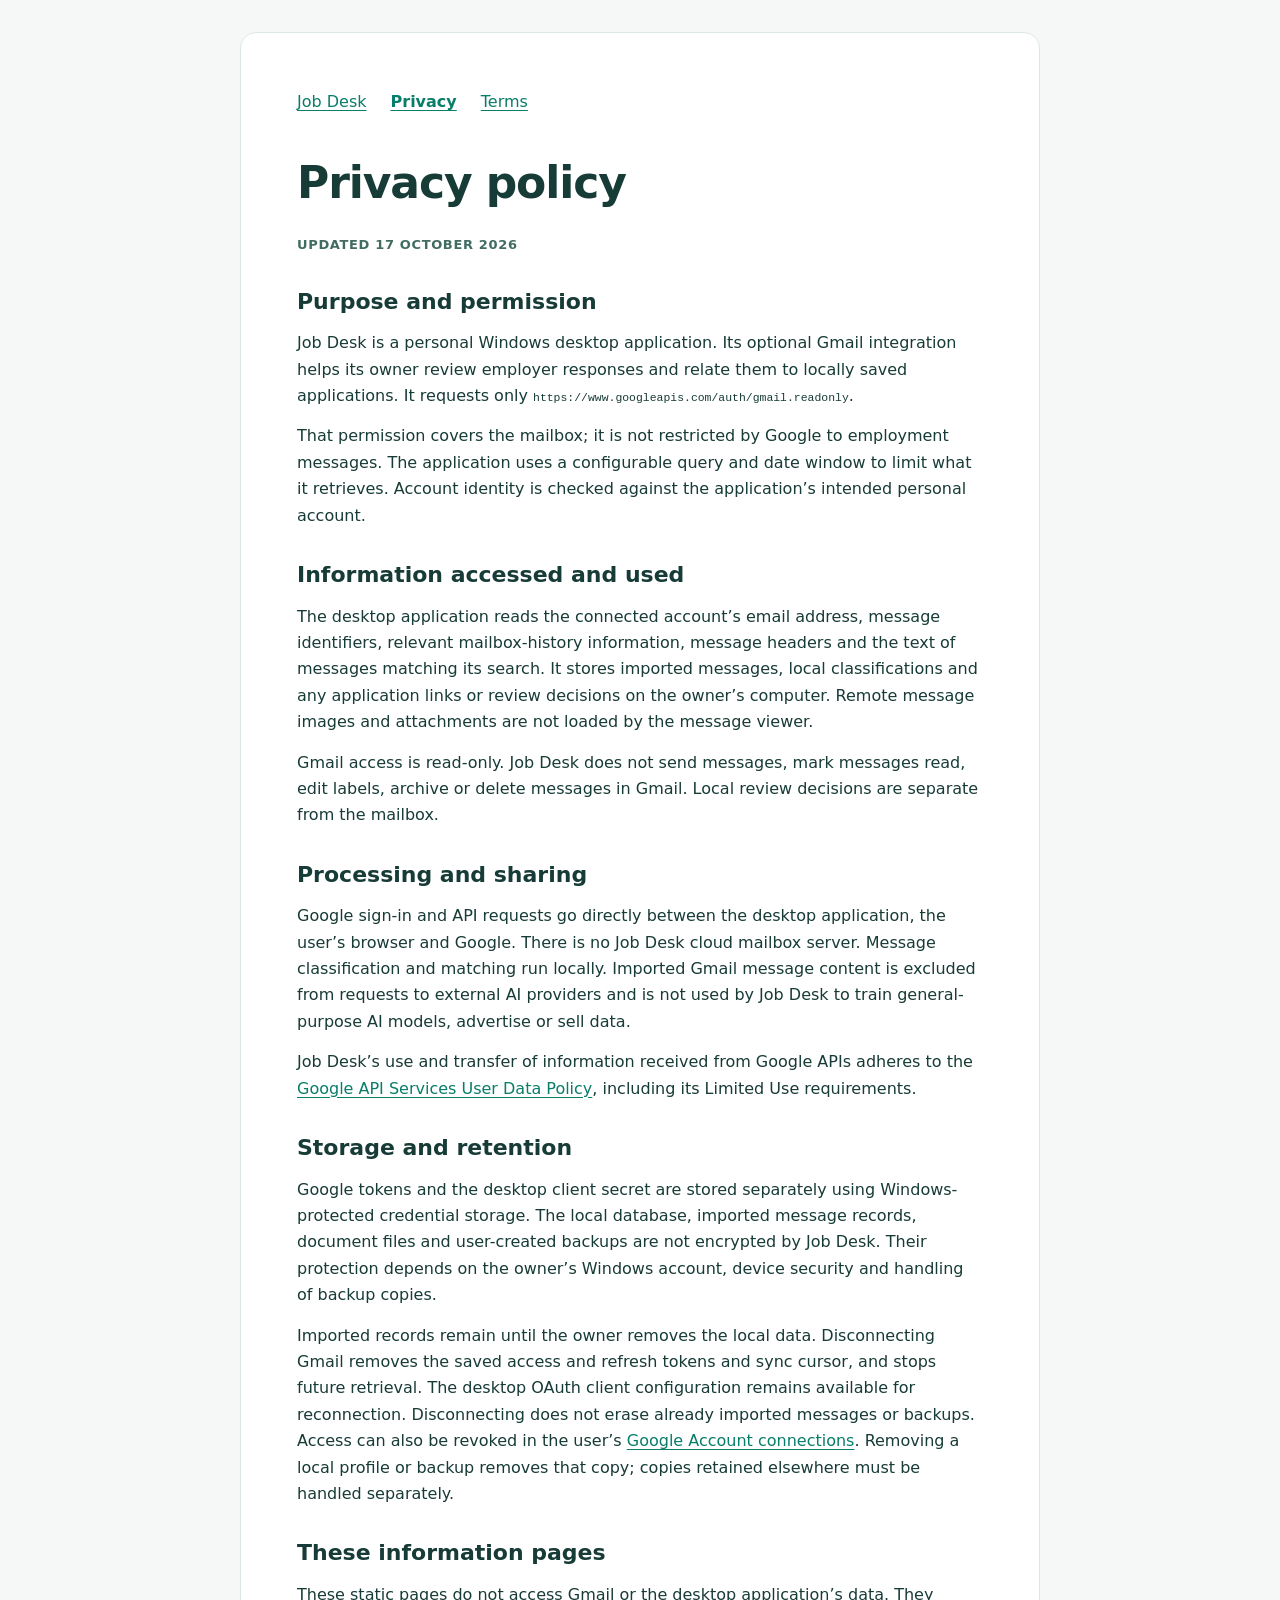
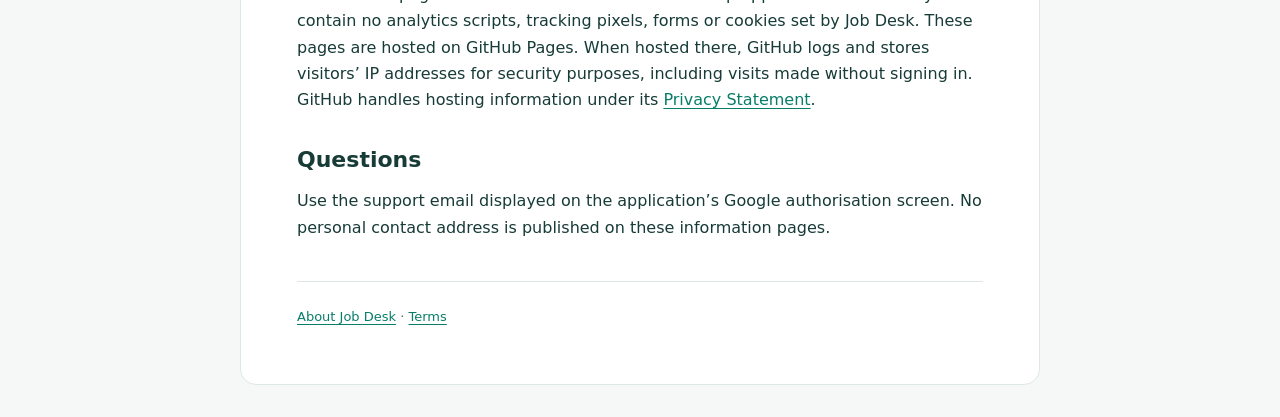
<file: privacy.html>
<!doctype html>
<html lang="en">
<head><meta charset="utf-8"><meta name="viewport" content="width=device-width,initial-scale=1"><title>Privacy — Job Desk</title><link rel="stylesheet" href="styles.css"></head>
<body><main>
<nav aria-label="Information pages"><a href="index.html">Job Desk</a><a href="privacy.html" aria-current="page">Privacy</a><a href="terms.html">Terms</a></nav>
<h1>Privacy policy</h1><p class="eyebrow">Updated 17 October 2026</p>
<h2>Purpose and permission</h2>
<p>Job Desk is a personal Windows desktop application. Its optional Gmail integration helps its owner review employer responses and relate them to locally saved applications. It requests only <code>https://www.googleapis.com/auth/gmail.readonly</code>.</p>
<p>That permission covers the mailbox; it is not restricted by Google to employment messages. The application uses a configurable query and date window to limit what it retrieves. Account identity is checked against the application’s intended personal account.</p>
<h2>Information accessed and used</h2>
<p>The desktop application reads the connected account’s email address, message identifiers, relevant mailbox-history information, message headers and the text of messages matching its search. It stores imported messages, local classifications and any application links or review decisions on the owner’s computer. Remote message images and attachments are not loaded by the message viewer.</p>
<p>Gmail access is read-only. Job Desk does not send messages, mark messages read, edit labels, archive or delete messages in Gmail. Local review decisions are separate from the mailbox.</p>
<h2>Processing and sharing</h2>
<p>Google sign-in and API requests go directly between the desktop application, the user’s browser and Google. There is no Job Desk cloud mailbox server. Message classification and matching run locally. Imported Gmail message content is excluded from requests to external AI providers and is not used by Job Desk to train general-purpose AI models, advertise or sell data.</p>
<p>Job Desk’s use and transfer of information received from Google APIs adheres to the <a href="https://developers.google.com/terms/api-services-user-data-policy">Google API Services User Data Policy</a>, including its Limited Use requirements.</p>
<h2>Storage and retention</h2>
<p>Google tokens and the desktop client secret are stored separately using Windows-protected credential storage. The local database, imported message records, document files and user-created backups are not encrypted by Job Desk. Their protection depends on the owner’s Windows account, device security and handling of backup copies.</p>
<p>Imported records remain until the owner removes the local data. Disconnecting Gmail removes the saved access and refresh tokens and sync cursor, and stops future retrieval. The desktop OAuth client configuration remains available for reconnection. Disconnecting does not erase already imported messages or backups. Access can also be revoked in the user’s <a href="https://myaccount.google.com/connections">Google Account connections</a>. Removing a local profile or backup removes that copy; copies retained elsewhere must be handled separately.</p>
<h2>These information pages</h2>
<p>These static pages do not access Gmail or the desktop application’s data. They contain no analytics scripts, tracking pixels, forms or cookies set by Job Desk. These pages are hosted on GitHub Pages. When hosted there, GitHub logs and stores visitors’ IP addresses for security purposes, including visits made without signing in. GitHub handles hosting information under its <a href="https://docs.github.com/en/site-policy/privacy-policies/github-general-privacy-statement">Privacy Statement</a>.</p>
<h2>Questions</h2>
<p>Use the support email displayed on the application’s Google authorisation screen. No personal contact address is published on these information pages.</p>
<footer><a href="index.html">About Job Desk</a> · <a href="terms.html">Terms</a></footer>
</main></body></html>
</file>
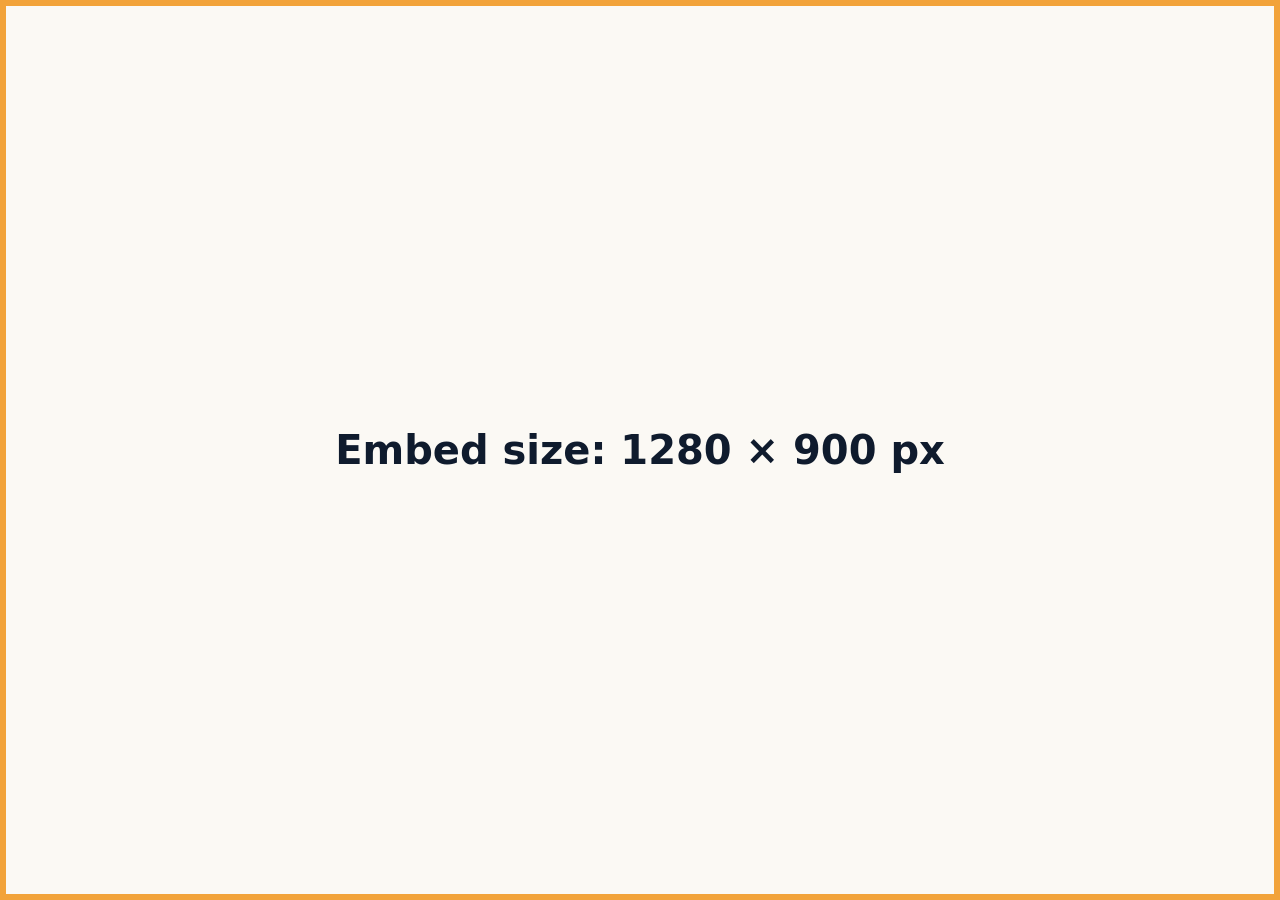
<file: spike2-size.html>
<!doctype html><html><head><meta charset="utf-8"><style>html,body{margin:0;height:100%;font-family:system-ui;background:#FBF9F4;color:#0F1B2D}div{display:flex;height:100%;align-items:center;justify-content:center;font-size:40px;font-weight:700;border:6px solid #F2A33A;box-sizing:border-box}</style></head><body><div id="s">…</div><script>function u(){document.getElementById('s').textContent='Embed size: '+innerWidth+' × '+innerHeight+' px'}u();addEventListener('resize',u)</script></body></html>
</file>
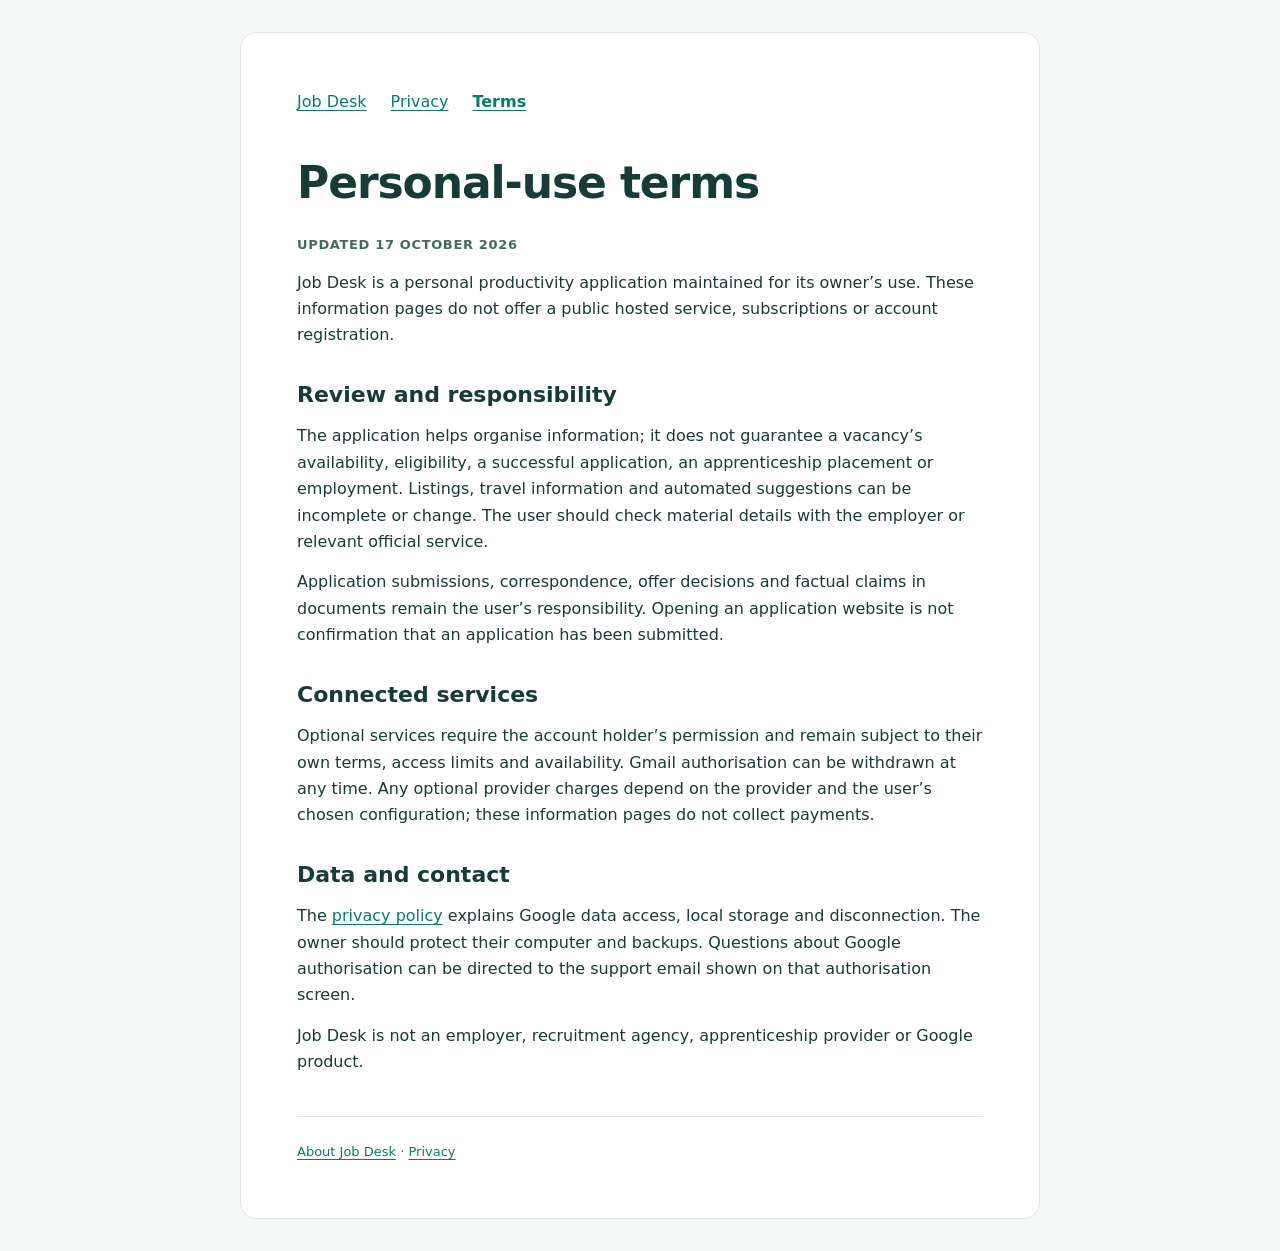
<file: terms.html>
<!doctype html>
<html lang="en">
<head><meta charset="utf-8"><meta name="viewport" content="width=device-width,initial-scale=1"><title>Personal-use terms — Job Desk</title><link rel="stylesheet" href="styles.css"></head>
<body><main>
<nav aria-label="Information pages"><a href="index.html">Job Desk</a><a href="privacy.html">Privacy</a><a href="terms.html" aria-current="page">Terms</a></nav>
<h1>Personal-use terms</h1><p class="eyebrow">Updated 17 October 2026</p>
<p>Job Desk is a personal productivity application maintained for its owner’s use. These information pages do not offer a public hosted service, subscriptions or account registration.</p>
<h2>Review and responsibility</h2>
<p>The application helps organise information; it does not guarantee a vacancy’s availability, eligibility, a successful application, an apprenticeship placement or employment. Listings, travel information and automated suggestions can be incomplete or change. The user should check material details with the employer or relevant official service.</p>
<p>Application submissions, correspondence, offer decisions and factual claims in documents remain the user’s responsibility. Opening an application website is not confirmation that an application has been submitted.</p>
<h2>Connected services</h2>
<p>Optional services require the account holder’s permission and remain subject to their own terms, access limits and availability. Gmail authorisation can be withdrawn at any time. Any optional provider charges depend on the provider and the user’s chosen configuration; these information pages do not collect payments.</p>
<h2>Data and contact</h2>
<p>The <a href="privacy.html">privacy policy</a> explains Google data access, local storage and disconnection. The owner should protect their computer and backups. Questions about Google authorisation can be directed to the support email shown on that authorisation screen.</p>
<p>Job Desk is not an employer, recruitment agency, apprenticeship provider or Google product.</p>
<footer><a href="index.html">About Job Desk</a> · <a href="privacy.html">Privacy</a></footer>
</main></body></html>
</file>
<file: styles.css>
:root{color-scheme:light;font-family:Segoe UI,system-ui,sans-serif;color:#173b36;background:#f5f8f7;line-height:1.65}*{box-sizing:border-box}body{margin:0;padding:32px 20px}main{max-width:800px;margin:0 auto;background:white;padding:clamp(24px,5vw,56px);border:1px solid #dde8e4;border-radius:16px}nav{display:flex;gap:24px;flex-wrap:wrap;margin-bottom:42px}a{color:#087d69;text-underline-offset:3px}nav a[aria-current]{font-weight:700}h1{font-size:clamp(32px,5vw,44px);line-height:1.2;letter-spacing:-.025em;margin:18px 0 24px}h2{font-size:22px;line-height:1.3;margin:32px 0 12px}p{margin:14px 0}.eyebrow{font-size:13px;font-weight:600;color:#426c61;text-transform:uppercase;letter-spacing:.05em}code{overflow-wrap:anywhere;font-size:.88em}footer{border-top:1px solid #dde8e4;padding-top:24px;margin-top:40px;font-size:13px;color:#526d65}a:focus-visible{outline:3px solid #73c9b4;outline-offset:4px}
</file>
